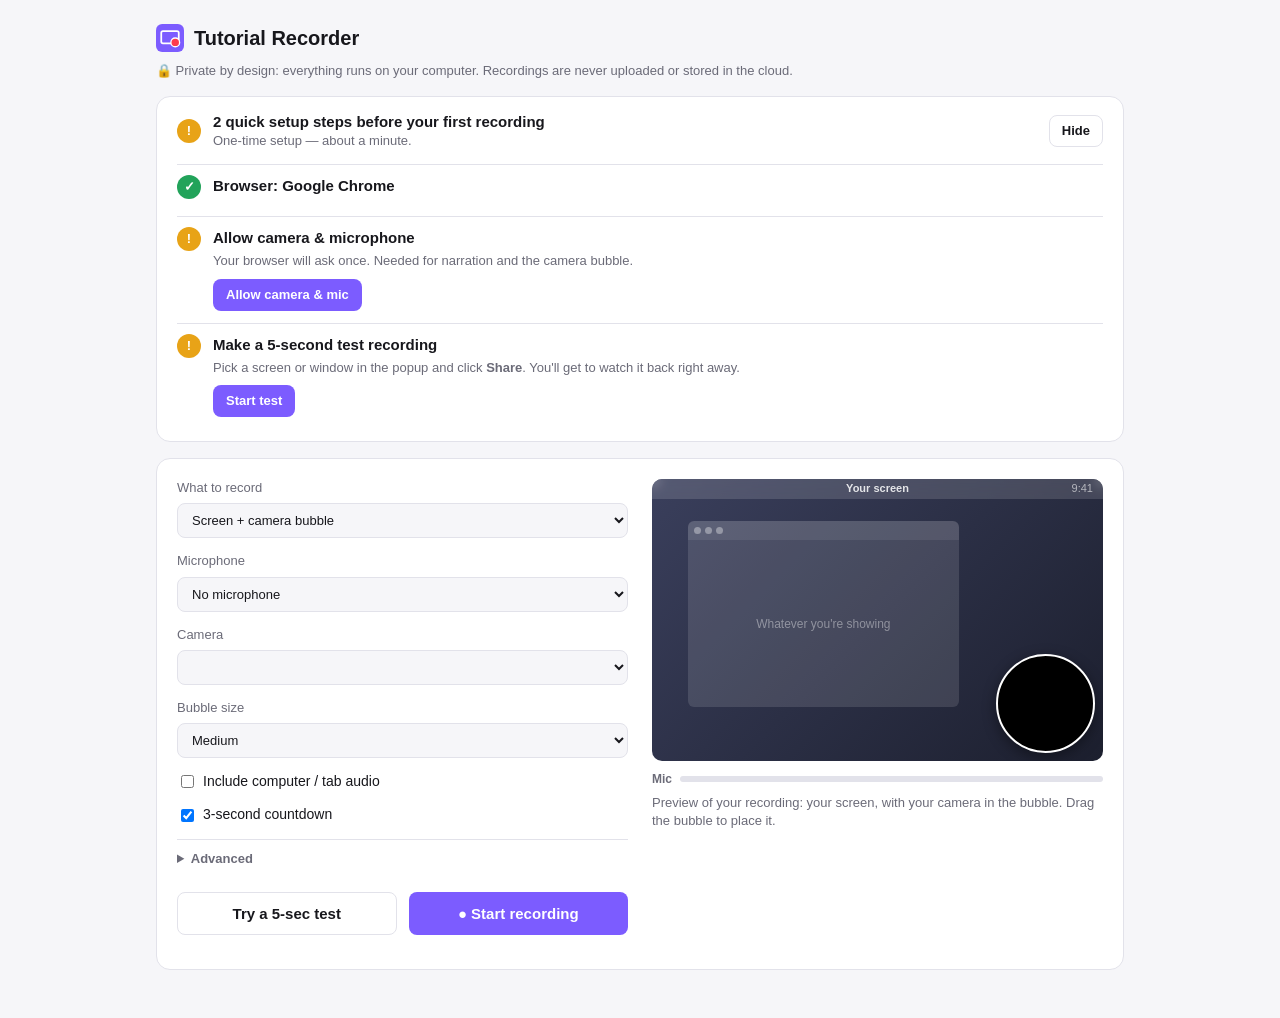
<file: index.html>
<!doctype html>
<html lang="en">
<head>
<meta charset="utf-8">
<meta name="viewport" content="width=device-width, initial-scale=1">
<title>Tutorial Recorder</title>
<link rel="manifest" href="manifest.webmanifest">
<link rel="icon" href="icon.svg" type="image/svg+xml">
<meta name="theme-color" content="#7c5cff">
<link rel="stylesheet" href="style.css">
</head>
<body>
<main>
  <header>
    <img src="icon.svg" alt="" width="28" height="28">
    <h1>Tutorial Recorder</h1>
    <button id="installBtn" class="ghost" hidden>Install app</button>
  </header>
  <p class="privacy">🔒 Private by design: everything runs on your computer. Recordings are never uploaded or stored in the cloud.</p>

  <!-- Setup checklist: live checks for browser, permissions and macOS settings -->
  <section id="checklist" class="panel checklist">
    <div class="cl-head">
      <span id="clIcon" class="cl-icon"></span>
      <div><strong id="clTitle"></strong><div id="clSub" class="hint"></div></div>
      <button id="clToggle" class="ghost small"></button>
    </div>
    <ol id="clItems"></ol>
  </section>

  <!-- Setup -->
  <section id="setup" class="panel">
    <div class="grid">
      <div class="controls">
        <label>What to record
          <select id="mode">
            <option value="screen+cam">Screen + camera bubble</option>
            <option value="screen">Screen only</option>
            <option value="cam">Camera only</option>
          </select>
        </label>
        <label>Microphone
          <select id="micSelect"><option value="">No microphone</option></select>
        </label>
        <label class="camOpt">Camera
          <select id="camSelect"></select>
        </label>
        <div class="row camOpt bubbleOpt">
          <label>Bubble size
            <select id="bubbleSize">
              <option value="0.16">Small</option>
              <option value="0.22" selected>Medium</option>
              <option value="0.30">Large</option>
            </select>
          </label>
        </div>
        <label class="check screenOpt"><input type="checkbox" id="sysAudio"> Include computer / tab audio</label>
        <label class="check"><input type="checkbox" id="countdown" checked> 3-second countdown</label>
        <details class="advanced">
          <summary>Advanced</summary>
          <label>A/V sync: <span id="syncVal">-230 ms</span>
            <input type="range" id="sync" min="-500" max="500" step="10" value="-230">
            <span class="hint">Pre-set for MacBook Pro cameras. Using an external webcam or mic and the lips look off? <a href="synctest.html" target="_blank">Run the sync test</a> and set this to its result.</span>
          </label>
        </details>
        <div class="row startrow">
          <button id="testBtn" class="ghost">Try a 5-sec test</button>
          <button id="startBtn" class="primary">● Start recording</button>
        </div>
        <p class="hint" id="hint"></p>
      </div>
      <div class="preview">
        <div id="mock" class="mock">
          <div class="mockbar"><b>Your screen</b><span class="mockclock">9:41</span></div>
          <div class="mockwin"><div class="mockwinbar"><i></i><i></i><i></i></div><span>Whatever you're showing</span></div>
          <div id="bubble" class="bubble"><video id="bubbleVideo" autoplay muted playsinline></video></div>
        </div>
        <video id="camPreview" autoplay muted playsinline></video>
        <div class="meterrow"><span>Mic</span><div class="meter"><div id="meterFill"></div></div></div>
        <p class="hint" id="previewHint"></p>
      </div>
    </div>
  </section>

  <!-- Recording -->
  <section id="recording" class="panel" hidden>
    <div class="recbar">
      <span class="dot"></span><span id="timer">00:00</span>
      <button id="pauseBtn" class="ghost">Pause</button>
      <button id="stopBtn" class="primary">■ Stop</button>
    </div>
    <canvas id="stage"></canvas>
    <p class="hint">This is exactly what's being recorded. Controls also float in a small always-on-top window.</p>
  </section>

  <!-- Review -->
  <section id="review" class="panel" hidden>
    <div id="testReview" class="testreview" hidden>
      <div><strong>How did that look?</strong>
        <p class="hint">Check that you can hear yourself, the bubble is where you want it, and your lips match your voice.</p></div>
      <button id="testAdjustBtn" class="ghost">Change settings</button>
      <button id="testGoBtn" class="primary">Looks good — start recording</button>
    </div>
    <video id="result" controls playsinline></video>
    <div class="row end" id="saveRow">
      <input id="fileName" spellcheck="false">
      <span id="fileExt" class="hint"></span>
      <button id="againBtn" class="ghost">Record another</button>
      <button id="downloadBtn" class="primary">Download</button>
    </div>
    <p class="hint" id="fileInfo"></p>
    <p class="hint" id="saveNote">This video only exists on this computer and hasn't been uploaded anywhere. Download it before closing this tab or it will be lost.</p>
  </section>

  <div id="countOverlay" hidden><span id="countNum">3</span></div>
</main>
<script src="app.js"></script>
</body>
</html>
</file>
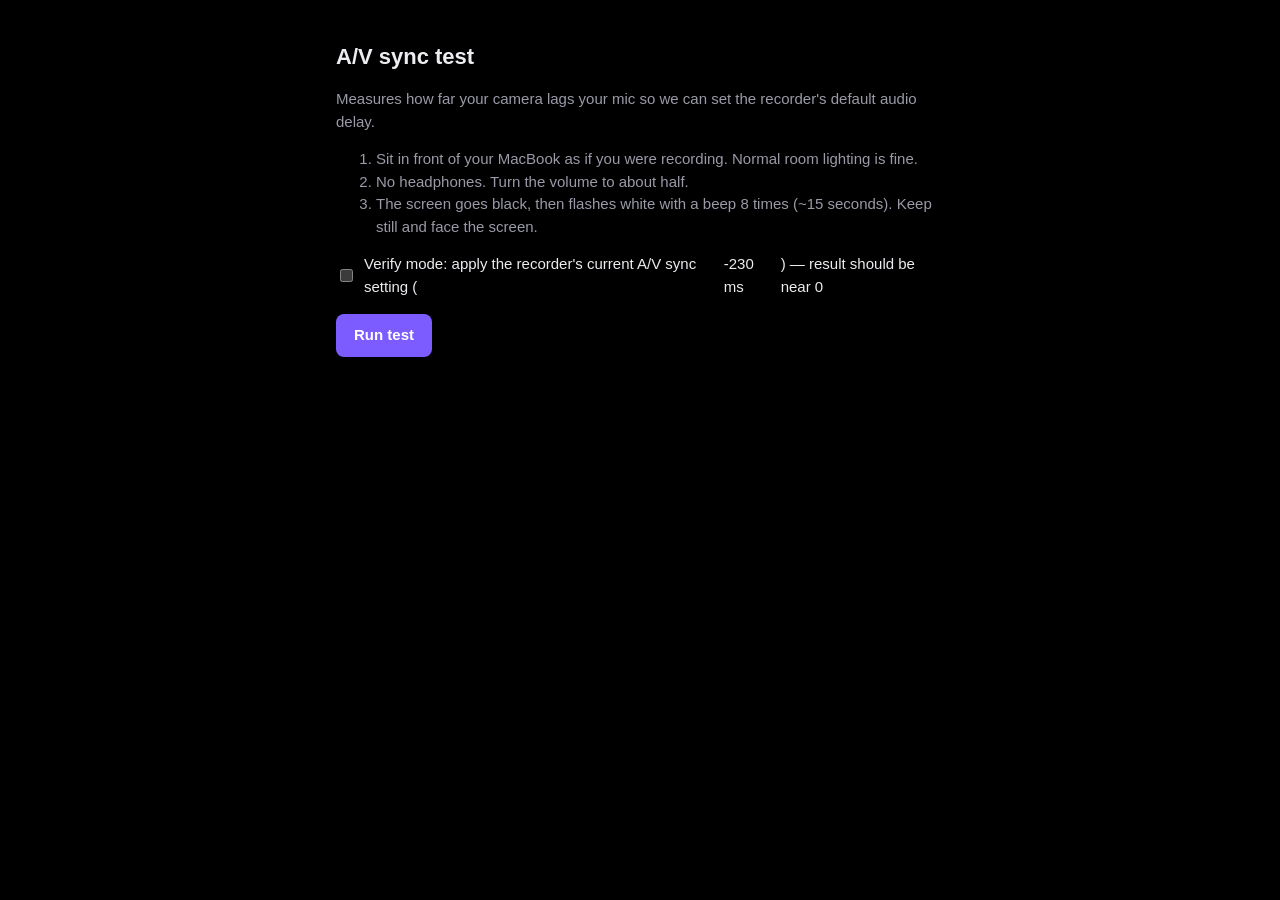
<file: synctest.html>
<!doctype html>
<html lang="en">
<head>
<meta charset="utf-8">
<meta name="viewport" content="width=device-width, initial-scale=1">
<title>Sync Test</title>
<link rel="icon" href="icon.svg" type="image/svg+xml">
<style>
  :root { color-scheme: dark; }
  * { box-sizing: border-box; }
  [hidden] { display: none !important; }
  body { margin: 0; background: #000; color: #ececf1; font: 15px/1.5 -apple-system, BlinkMacSystemFont, sans-serif; }
  main { max-width: 640px; margin: 0 auto; padding: 40px 16px; }
  h1 { font-size: 22px; margin: 0 0 8px; }
  p, li { color: #9a9aa8; }
  button { font: inherit; font-weight: 600; border-radius: 8px; padding: 10px 18px; cursor: pointer; border: 0; background: #7c5cff; color: #fff; }
  button.ghost { background: #2c2c36; }
  #status { color: #ececf1; font-weight: 600; min-height: 1.5em; }
  .big { font-size: 44px; font-weight: 800; color: #fff; margin: 4px 0; }
  table { border-collapse: collapse; width: 100%; margin: 12px 0; font-variant-numeric: tabular-nums; }
  td, th { text-align: left; padding: 4px 8px; border-bottom: 1px solid #2c2c36; color: #ccc; }
  video { width: 100%; border-radius: 10px; background: #111; margin-top: 12px; }
  #flash { position: fixed; inset: 0; background: #fff; z-index: 10; }
  #shade { position: fixed; inset: 0; background: #000; z-index: 9; display: grid; place-items: center; color: #555; font-size: 18px; }
</style>
</head>
<body>
<main>
  <h1>A/V sync test</h1>
  <p>Measures how far your camera lags your mic so we can set the recorder's default audio delay.</p>
  <ol>
    <li>Sit in front of your MacBook as if you were recording. Normal room lighting is fine.</li>
    <li>No headphones. Turn the volume to about half.</li>
    <li>The screen goes black, then flashes white with a beep 8 times (~15 seconds). Keep still and face the screen.</li>
  </ol>
  <label style="display:flex;gap:8px;align-items:center;margin:0 0 16px"><input type="checkbox" id="verify">
    Verify mode: apply the recorder's current A/V sync setting (<span id="curSync"></span>) — result should be near 0</label>
  <button id="runBtn">Run test</button>
  <p id="status"></p>
  <section id="results" hidden>
    <p>Recommended <strong>Audio sync delay</strong>:</p>
    <div class="big" id="rec"></div>
    <p id="spread"></p>
    <table id="table"></table>
    <button id="copyBtn">Copy results</button>
    <button id="againBtn" class="ghost">Run again</button>
    <video id="playback" controls playsinline></video>
  </section>
</main>
<div id="shade" hidden>Look at the screen…</div>
<div id="flash" hidden></div>

<script>
// Temporary calibration tool. Records camera + mic through the same pipeline as the recorder
// (track processor → canvas → track generator → MediaRecorder, mic via Web Audio), while the
// screen flashes and the speakers beep at the same instant. The flash shows up in the camera
// (your face lights up), the beep in the mic; their gap in the finished file is the delay to apply.

const $ = s => document.querySelector(s);
const FPS = 30, TRIALS = 8, GAP = 1600;
let lastReport = '';

function makeTicker(fps, fn) {
  const src = `let id;onmessage=e=>{clearInterval(id);if(e.data)id=setInterval(()=>postMessage(0),${1000 / fps})}`;
  const w = new Worker(URL.createObjectURL(new Blob([src], { type: 'text/javascript' })));
  w.onmessage = fn; w.postMessage(1);
  return () => { w.postMessage(0); w.terminate(); };
}
const sleep = ms => new Promise(r => setTimeout(r, ms));
const pickMime = () => ['video/mp4;codecs=avc1.640033,mp4a.40.2', 'video/mp4', 'video/webm;codecs=vp8,opus', 'video/webm']
  .find(m => MediaRecorder.isTypeSupported(m));
const appSync = () => { const v = parseInt(localStorage.getItem('avsync')); return Number.isFinite(v) ? v : -230; };
const median = a => { const s = [...a].sort((x, y) => x - y), m = s.length >> 1; return s.length % 2 ? s[m] : (s[m - 1] + s[m]) / 2; };

// Same recording path as the app, with no audio delay applied.
async function record(videoTrack, audioStream, ac, during, sync = 0) {
  const videoDelay = Math.max(0, -sync), audioDelay = Math.max(0, sync), q = [];
  const reader = new MediaStreamTrackProcessor({ track: videoTrack }).readable.getReader();
  let frame = null;
  (async () => { while (true) { const { value, done } = await reader.read().catch(() => ({ done: true })); if (done) break; frame?.close(); frame = value; } })();
  const W = 1280, H = 720, canvas = new OffscreenCanvas(W, H), ctx = canvas.getContext('2d', { alpha: false });
  const gen = new MediaStreamTrackGenerator({ kind: 'video' }), writer = gen.writable.getWriter();
  const stopTicker = makeTicker(FPS, () => {
    if (frame) ctx.drawImage(frame, 0, 0, W, H);
    const now = performance.now();
    q.push({ t: now, f: new VideoFrame(canvas, { timestamp: now * 1000 }) });
    while (q.length > 1 && now - q[1].t >= videoDelay) q.shift().f.close();
    if (writer.desiredSize > 0) writer.write(new VideoFrame(q[0].f, { timestamp: now * 1000 })).catch(() => {});
  });
  const dest = ac.createMediaStreamDestination();
  const delay = ac.createDelay(1); delay.delayTime.value = audioDelay / 1000; delay.connect(dest);
  ac.createMediaStreamSource(audioStream).connect(delay);
  const mime = pickMime(), chunks = [];
  const rec = new MediaRecorder(new MediaStream([gen, ...dest.stream.getAudioTracks()]), { mimeType: mime, videoBitsPerSecond: 6e6 });
  rec.ondataavailable = e => e.data.size && chunks.push(e.data);
  rec.start(500);
  await during();
  rec.stop(); await new Promise(r => rec.onstop = r);
  stopTicker(); reader.cancel(); frame?.close(); q.forEach(x => x.f.close());
  return new Blob(chunks, { type: mime.split(';')[0] });
}

function flashBeep(ac, out = ac.destination) {
  return new Promise(res => requestAnimationFrame(() => {
    $('#flash').hidden = false;
    const o = ac.createOscillator(), g = ac.createGain(), t = ac.currentTime;
    o.frequency.value = 2000;
    g.gain.setValueAtTime(0, t); g.gain.linearRampToValueAtTime(0.8, t + 0.002); g.gain.setValueAtTime(0.8, t + 0.08); g.gain.linearRampToValueAtTime(0, t + 0.1);
    o.connect(g).connect(out); o.start(t); o.stop(t + 0.12);
    setTimeout(() => { $('#flash').hidden = true; res(); }, 300);
  }));
}

// Finds beep onsets in the audio and flash onsets in the video of a recorded file.
async function analyze(blob, onProgress = () => {}) {
  const audio = await new AudioContext().decodeAudioData(await blob.arrayBuffer());
  const ch = audio.getChannelData(0), sr = audio.sampleRate, step = Math.round(sr * 0.001);
  const env = [];
  for (let i = 0; i + step <= ch.length; i += step) { let m = 0; for (let j = i; j < i + step; j++) m = Math.max(m, Math.abs(ch[j])); env.push(m); }
  const aPeak = Math.max(...env), aThr = aPeak * 0.3;
  const beeps = [];
  env.forEach((v, k) => { const t = k / 1000; if (v > aThr && (!beeps.length || t - beeps.at(-1) > 0.6)) beeps.push(t); });

  const v = $('#playback'); v.muted = true; v.src = URL.createObjectURL(blob);
  const c = new OffscreenCanvas(32, 18), cx = c.getContext('2d', { willReadFrequently: true }), samples = [];
  await new Promise(done => {
    const cb = (_, md) => {
      cx.drawImage(v, 0, 0, 32, 18);
      const d = cx.getImageData(0, 0, 32, 18).data; let l = 0;
      for (let i = 0; i < d.length; i += 4) l += 0.299 * d[i] + 0.587 * d[i + 1] + 0.114 * d[i + 2];
      samples.push([md.mediaTime, l / (d.length / 4)]);
      onProgress(md.mediaTime / (v.duration || 20));
      v.requestVideoFrameCallback(cb);
    };
    v.requestVideoFrameCallback(cb);
    v.onended = done; v.play();
  });
  const ls = samples.map(s => s[1]), base = median(ls), vPeak = Math.max(...ls), vThr = base + 0.35 * (vPeak - base);
  const flashes = [];
  for (let i = 1; i < samples.length; i++) {
    const [t, l] = samples[i];
    if (l > vThr && samples[i - 1][1] <= vThr && (!flashes.length || t - flashes.at(-1) > 0.6)) flashes.push(t);
  }
  const pairs = flashes.map(f => {
    const b = beeps.reduce((best, x) => Math.abs(x - f) < Math.abs(best - f) ? x : best, Infinity);
    return Math.abs(b - f) < 0.6 ? { flash: f, beep: b, offset: Math.round((f - b) * 1000) } : null;
  }).filter(Boolean);
  return { pairs, beeps, flashes, lumaRange: [Math.round(base), Math.round(vPeak)] };
}

async function run() {
  $('#runBtn').disabled = true; $('#results').hidden = true;
  const status = t => $('#status').textContent = t;
  let cam, mic;
  try {
    cam = await navigator.mediaDevices.getUserMedia({ video: { width: { ideal: 1280 }, height: { ideal: 720 } } });
    // Echo cancellation would erase our own beep, so it's off for the test only.
    mic = await navigator.mediaDevices.getUserMedia({ audio: { echoCancellation: false, noiseSuppression: false, autoGainControl: false } });
  } catch (e) { status('Camera/mic access needed: ' + e.message); $('#runBtn').disabled = false; return; }

  const ac = new AudioContext(), applied = $('#verify').checked ? appSync() : 0;
  $('#shade').hidden = false;
  await document.documentElement.requestFullscreen?.().catch(() => {});
  const blob = await record(cam.getVideoTracks()[0], mic, ac, async () => {
    await sleep(1500);
    for (let i = 0; i < TRIALS; i++) { await flashBeep(ac); await sleep(GAP - 300 + Math.random() * 200); }
    await sleep(500);
  }, applied);
  $('#shade').hidden = true;
  document.fullscreenElement && document.exitFullscreen();
  const camLabel = cam.getVideoTracks()[0].label, micLabel = mic.getAudioTracks()[0].label;
  cam.getTracks().forEach(t => t.stop()); mic.getTracks().forEach(t => t.stop());

  $('#results').hidden = false;
  const r = await analyze(blob, p => status(`Analyzing… ${Math.min(99, Math.round(p * 100))}%`));
  status('');
  showResults(r, { camLabel, micLabel, outputLatency: Math.round(((ac.outputLatency || 0) + ac.baseLatency) * 1000), applied });
  ac.close();
  $('#runBtn').disabled = false;
}

function showResults(r, info) {
  const offs = r.pairs.map(p => p.offset);
  if (offs.length < 3) {
    $('#rec').textContent = '—';
    $('#spread').textContent = `Only caught ${offs.length} of ${TRIALS} flashes (beeps heard: ${r.beeps.length}, flashes seen: ${r.flashes.length}). Turn the volume up, sit closer to the screen, and try again.`;
  } else {
    // The beep leaves the speakers ~outputLatency after the flash hits the screen (~10ms display lag),
    // so the raw gap understates the video lag by the difference.
    // With a setting S applied, the measured gap is the residual; the full setting is S + residual.
    const m = median(offs), corrected = m + info.outputLatency - 10, recMs = Math.round((info.applied + corrected) / 10) * 10;
    $('#rec').textContent = recMs + ' ms';
    if (info.applied) $('#rec').textContent += ` (residual with ${info.applied} ms applied: ${Math.round(corrected)} ms)`;
    $('#spread').textContent = `Raw median ${m} ms across ${offs.length} flashes (range ${Math.min(...offs)} to ${Math.max(...offs)} ms), ` +
      `+${info.outputLatency} ms speaker latency −10 ms display. ` +
      (recMs >= 0 ? 'Positive = delay audio.' : 'Negative = delay video.');
  }
  $('#table').innerHTML = '<tr><th>#</th><th>Flash seen (s)</th><th>Beep heard (s)</th><th>Video lag (ms)</th></tr>' +
    r.pairs.map((p, i) => `<tr><td>${i + 1}</td><td>${p.flash.toFixed(3)}</td><td>${p.beep.toFixed(3)}</td><td>${p.offset}</td></tr>`).join('');
  lastReport = [`Sync test: ${$('#rec').textContent} recommended`, $('#spread').textContent,
    `Applied setting during test: ${info.applied} ms`, `Raw offsets: ${offs.join(', ')}`, `Camera: ${info.camLabel}`, `Mic: ${info.micLabel}`,
    `Speaker latency: ${info.outputLatency} ms`, `Brightness: ${r.lumaRange.join('→')}`, navigator.userAgent].join('\n');
}

$('#curSync').textContent = appSync() + ' ms';
$('#runBtn').onclick = run;
$('#againBtn').onclick = run;
$('#copyBtn').onclick = () => navigator.clipboard.writeText(lastReport).then(() => $('#copyBtn').textContent = 'Copied ✓');
</script>
</body>
</html>
</file>
<file: style.css>
:root {
  --bg: #f6f6f9; --panel: #fff; --text: #17171c; --muted: #6b6b78;
  --line: #e2e2ea; --accent: #7c5cff; --rec: #ff3b4e;
  color-scheme: light dark;
}
@media (prefers-color-scheme: dark) {
  :root { --bg: #111116; --panel: #1b1b22; --text: #ececf1; --muted: #9a9aa8; --line: #2c2c36; }
}
* { box-sizing: border-box; }
[hidden] { display: none !important; }
body { margin: 0; background: var(--bg); color: var(--text); font: 15px/1.4 -apple-system, BlinkMacSystemFont, "Segoe UI", sans-serif; }
main { max-width: 1000px; margin: 0 auto; padding: 24px 16px 48px; }
header { display: flex; align-items: center; gap: 10px; margin-bottom: 18px; }
header h1 { font-size: 20px; margin: 0; flex: 1; }
.panel { background: var(--panel); border: 1px solid var(--line); border-radius: 14px; padding: 20px; }
.grid { display: grid; grid-template-columns: 1fr 1fr; gap: 24px; }
@media (max-width: 720px) { .grid { grid-template-columns: 1fr; } }
.controls { display: flex; flex-direction: column; gap: 14px; }
label { display: flex; flex-direction: column; gap: 6px; font-size: 13px; color: var(--muted); font-weight: 500; }
label.check { flex-direction: row; align-items: center; color: var(--text); font-size: 14px; font-weight: 400; }
.row { display: flex; gap: 12px; align-items: center; }
.row > label { flex: 1; }
.row.end { justify-content: flex-end; margin-top: 14px; flex-wrap: wrap; }
select, input:not([type=checkbox]):not([type=range]) { font: inherit; color: var(--text); background: var(--bg); border: 1px solid var(--line); border-radius: 8px; padding: 8px 10px; }
#fileName { flex: 1; min-width: 200px; }
button { font: inherit; font-weight: 600; border-radius: 8px; padding: 10px 16px; cursor: pointer; border: 1px solid var(--line); }
button.primary { background: var(--accent); color: #fff; border-color: transparent; }
button.ghost { background: transparent; color: var(--text); }
button:disabled { opacity: .5; cursor: default; }
.hint { color: var(--muted); font-size: 13px; margin: 0; }
.preview #camPreview { width: 100%; aspect-ratio: 16/9; background: #000; border-radius: 10px; object-fit: cover; transform: scaleX(-1); }
.meterrow { display: flex; align-items: center; gap: 8px; margin: 10px 0 6px; font-size: 12px; font-weight: 600; color: var(--muted); }
.meter { flex: 1; height: 6px; background: var(--line); border-radius: 3px; overflow: hidden; }
#meterFill { height: 100%; width: 0; background: #2ecc71; transition: width 60ms linear; }
.recbar { display: flex; align-items: center; gap: 12px; margin-bottom: 14px; }
.recbar #timer { font-variant-numeric: tabular-nums; font-weight: 600; flex: 1; }
.dot { width: 12px; height: 12px; border-radius: 50%; background: var(--rec); animation: blink 1.2s infinite; }
.paused .dot { animation: none; background: var(--muted); }
@keyframes blink { 50% { opacity: .25; } }
#stage, #result { width: 100%; max-height: 60vh; background: #000; border-radius: 10px; display: block; object-fit: contain; }
#countOverlay { position: fixed; inset: 0; background: rgba(0,0,0,.55); display: grid; place-items: center; z-index: 10; }
#countNum { font-size: 160px; font-weight: 800; color: #fff; }
input[type=range] { accent-color: var(--accent); }
a { color: var(--accent); }
.mock { position: relative; aspect-ratio: 16/10; border-radius: 10px; overflow: hidden; user-select: none; touch-action: none; cursor: crosshair;
  background: linear-gradient(135deg, #3a3f5c, #1c1f2e); }
.mockbar { position: absolute; inset: 0 0 auto; height: 7%; min-height: 18px; display: flex; align-items: center; gap: 10px; padding: 0 10px;
  background: rgba(255,255,255,.14); backdrop-filter: blur(6px); color: rgba(255,255,255,.85); font-size: 11px; pointer-events: none; }
.mockbar b { position: absolute; left: 50%; transform: translateX(-50%); font-weight: 700; white-space: nowrap; }
.mockclock { margin-left: auto; opacity: .7; }
.mockwin { position: absolute; left: 8%; top: 15%; width: 60%; height: 66%; background: rgba(255,255,255,.12); border-radius: 6px; overflow: hidden;
  display: grid; grid-template-rows: auto 1fr; pointer-events: none; }
.mockwinbar { display: flex; gap: 4px; padding: 6px; background: rgba(255,255,255,.08); }
.mockwinbar i { width: 7px; height: 7px; border-radius: 50%; background: rgba(255,255,255,.35); }
.mockwin span { display: grid; place-items: center; color: rgba(255,255,255,.4); font-size: 12px; text-align: center; padding: 0 8px; }
.bubble { position: absolute; border-radius: 50%; overflow: hidden; border: 2px solid #fff; box-shadow: 0 4px 14px rgba(0,0,0,.4); background: #000; cursor: grab; }
.bubble video { width: 100%; height: 100%; object-fit: cover; transform: scaleX(-1); pointer-events: none; display: block; }
.mock.dragging, .mock.dragging .bubble { cursor: grabbing; }
.checklist { margin-bottom: 16px; padding: 14px 20px; }
.cl-head { display: flex; align-items: center; gap: 12px; }
.cl-head > div { flex: 1; }
button.small { padding: 6px 12px; font-size: 13px; }
.cl-icon, .st { flex: none; width: 24px; height: 24px; border-radius: 50%; display: grid; place-items: center; font-size: 13px; font-weight: 800; color: #fff; background: var(--muted); }
.ok { background: #22a35a; } .bad { background: var(--rec); } .todo { background: #e8a317; } .info { background: var(--line); color: var(--text); }
#clItems { list-style: none; margin: 14px 0 0; padding: 0; display: flex; flex-direction: column; gap: 2px; }
#clItems > li { display: flex; gap: 12px; padding: 10px 0; border-top: 1px solid var(--line); }
#clItems > li > div { flex: 1; }
#clItems .tag { font-size: 11px; font-weight: 600; color: var(--muted); border: 1px solid var(--line); border-radius: 4px; padding: 0 5px; margin-left: 6px; }
#clItems p { margin: 4px 0 0; color: var(--muted); font-size: 13px; }
#clItems ol { margin: 6px 0 0; padding-left: 18px; color: var(--muted); font-size: 13px; }
#clItems .acts { display: flex; gap: 8px; margin-top: 8px; flex-wrap: wrap; }
#hint.err { color: var(--rec); font-weight: 600; }
a.btnlink { display: inline-block; font-weight: 600; font-size: 13px; padding: 6px 12px; border-radius: 8px; border: 1px solid var(--line); color: var(--text); text-decoration: none; }
.startrow > button { flex: 1; }
details.advanced { border-top: 1px solid var(--line); padding-top: 10px; }
details.advanced summary { cursor: pointer; color: var(--muted); font-size: 13px; font-weight: 600; margin-bottom: 10px; }
.testreview { display: flex; align-items: center; gap: 12px; flex-wrap: wrap; margin-bottom: 14px; }
.testreview > div { flex: 1; min-width: 240px; }
.testreview p { margin: 2px 0 0; }
.privacy { margin: -8px 0 16px; color: var(--muted); font-size: 13px; }
</file>
